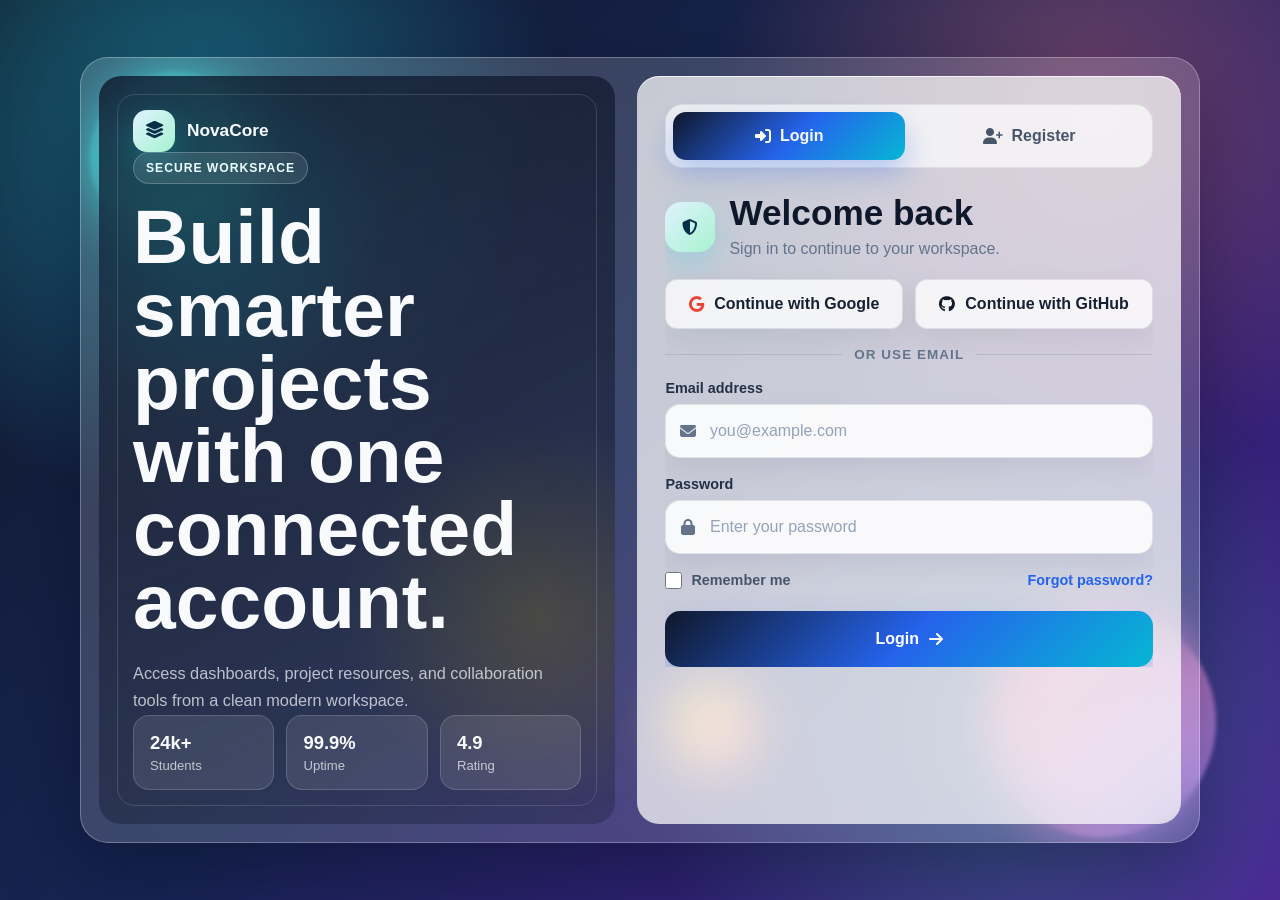
<file: index.html>
<!DOCTYPE html>
<html lang="en">
<head>
    <meta charset="UTF-8">
    <meta name="viewport" content="width=device-width, initial-scale=1.0">
    <title>Account Access | NovaCore</title>
    <link rel="preconnect" href="https://cdnjs.cloudflare.com">
    <link rel="stylesheet" href="https://cdnjs.cloudflare.com/ajax/libs/font-awesome/6.5.1/css/all.min.css">
    <link rel="stylesheet" href="style.css">
</head>
<body>
    <main class="auth-page">
        <div class="background-shape shape-one"></div>
        <div class="background-shape shape-two"></div>
        <div class="background-shape shape-three"></div>

        <section class="auth-shell" aria-labelledby="auth-title">
            <aside class="brand-panel">
                <a class="brand" href="signin.html" aria-label="NovaCore home">
                    <span class="brand-mark"><i class="fa-solid fa-layer-group"></i></span>
                    <span>NovaCore</span>
                </a>

                <div class="brand-content">
                    <p class="eyebrow">Secure workspace</p>
                    <h1 id="auth-title">Build smarter projects with one connected account.</h1>
                    <p class="brand-copy">
                        Access dashboards, project resources, and collaboration tools from a clean modern workspace.
                    </p>
                </div>

                <div class="trust-row" aria-label="Platform highlights">
                    <div>
                        <strong>24k+</strong>
                        <span>Students</span>
                    </div>
                    <div>
                        <strong>99.9%</strong>
                        <span>Uptime</span>
                    </div>
                    <div>
                        <strong>4.9</strong>
                        <span>Rating</span>
                    </div>
                </div>
            </aside>

            <section class="form-panel" aria-label="Authentication forms">
                <input class="tab-input" type="radio" name="auth-tab" id="login-tab" checked>
                <input class="tab-input" type="radio" name="auth-tab" id="register-tab">

                <div class="tab-switcher" role="tablist" aria-label="Choose account form">
                    <label class="tab-button login-toggle" for="login-tab" role="tab">
                        <i class="fa-solid fa-right-to-bracket"></i>
                        Login
                    </label>
                    <label class="tab-button register-toggle" for="register-tab" role="tab">
                        <i class="fa-solid fa-user-plus"></i>
                        Register
                    </label>
                </div>

                <div class="forms-stack">
                    <form class="auth-form login-form" action="dashboard.html" method="get">
                        <div class="form-heading">
                            <span class="form-icon"><i class="fa-solid fa-shield-halved"></i></span>
                            <div>
                                <h2>Welcome back</h2>
                                <p>Sign in to continue to your workspace.</p>
                            </div>
                        </div>

                        <div class="social-grid">
                            <a class="social-button" href="dashboard.html">
                                <i class="fa-brands fa-google"></i>
                                Continue with Google
                            </a>
                            <a class="social-button" href="dashboard.html">
                                <i class="fa-brands fa-github"></i>
                                Continue with GitHub
                            </a>
                        </div>

                        <div class="divider"><span>or use email</span></div>

                        <div class="input-group">
                            <label for="login-email">Email address</label>
                            <div class="input-field">
                                <i class="fa-solid fa-envelope"></i>
                                <input type="email" id="login-email" name="email" placeholder="you@example.com" required>
                            </div>
                        </div>

                        <div class="input-group">
                            <label for="login-password">Password</label>
                            <div class="input-field">
                                <i class="fa-solid fa-lock"></i>
                                <input type="password" id="login-password" name="password" placeholder="Enter your password" required>
                            </div>
                        </div>

                        <div class="form-options">
                            <label class="checkbox-label" for="remember-me">
                                <input type="checkbox" id="remember-me" name="remember">
                                <span>Remember me</span>
                            </label>
                            <a href="signin.html">Forgot password?</a>
                        </div>

                        <button class="primary-button" type="submit">
                            Login
                            <i class="fa-solid fa-arrow-right"></i>
                        </button>
                    </form>

                    <form class="auth-form register-form" action="dashboard.html" method="get">
                        <div class="form-heading">
                            <span class="form-icon"><i class="fa-solid fa-wand-magic-sparkles"></i></span>
                            <div>
                                <h2>Create account</h2>
                                <p>Start your software workspace in minutes.</p>
                            </div>
                        </div>

                        <div class="social-grid">
                            <a class="social-button" href="dashboard.html">
                                <i class="fa-brands fa-google"></i>
                                Continue with Google
                            </a>
                            <a class="social-button" href="dashboard.html">
                                <i class="fa-brands fa-github"></i>
                                Continue with GitHub
                            </a>
                        </div>

                        <div class="divider"><span>or register with email</span></div>

                        <div class="input-group">
                            <label for="register-name">Full name</label>
                            <div class="input-field">
                                <i class="fa-solid fa-user"></i>
                                <input type="text" id="register-name" name="full-name" placeholder="Alex Morgan" required>
                            </div>
                        </div>

                        <div class="input-group">
                            <label for="register-email">Email address</label>
                            <div class="input-field">
                                <i class="fa-solid fa-envelope"></i>
                                <input type="email" id="register-email" name="email" placeholder="you@example.com" required>
                            </div>
                        </div>

                        <div class="input-group">
                            <label for="register-password">Password</label>
                            <div class="input-field">
                                <i class="fa-solid fa-lock"></i>
                                <input type="password" id="register-password" name="password" placeholder="Create a password" required>
                            </div>
                        </div>

                        <div class="input-group">
                            <label for="confirm-password">Confirm password</label>
                            <div class="input-field">
                                <i class="fa-solid fa-key"></i>
                                <input type="password" id="confirm-password" name="confirm-password" placeholder="Repeat your password" required>
                            </div>
                        </div>

                        <button class="primary-button" type="submit">
                            Register
                            <i class="fa-solid fa-arrow-right"></i>
                        </button>
                    </form>
                </div>
            </section>
        </section>
    </main>
</body>
</html>
</file>
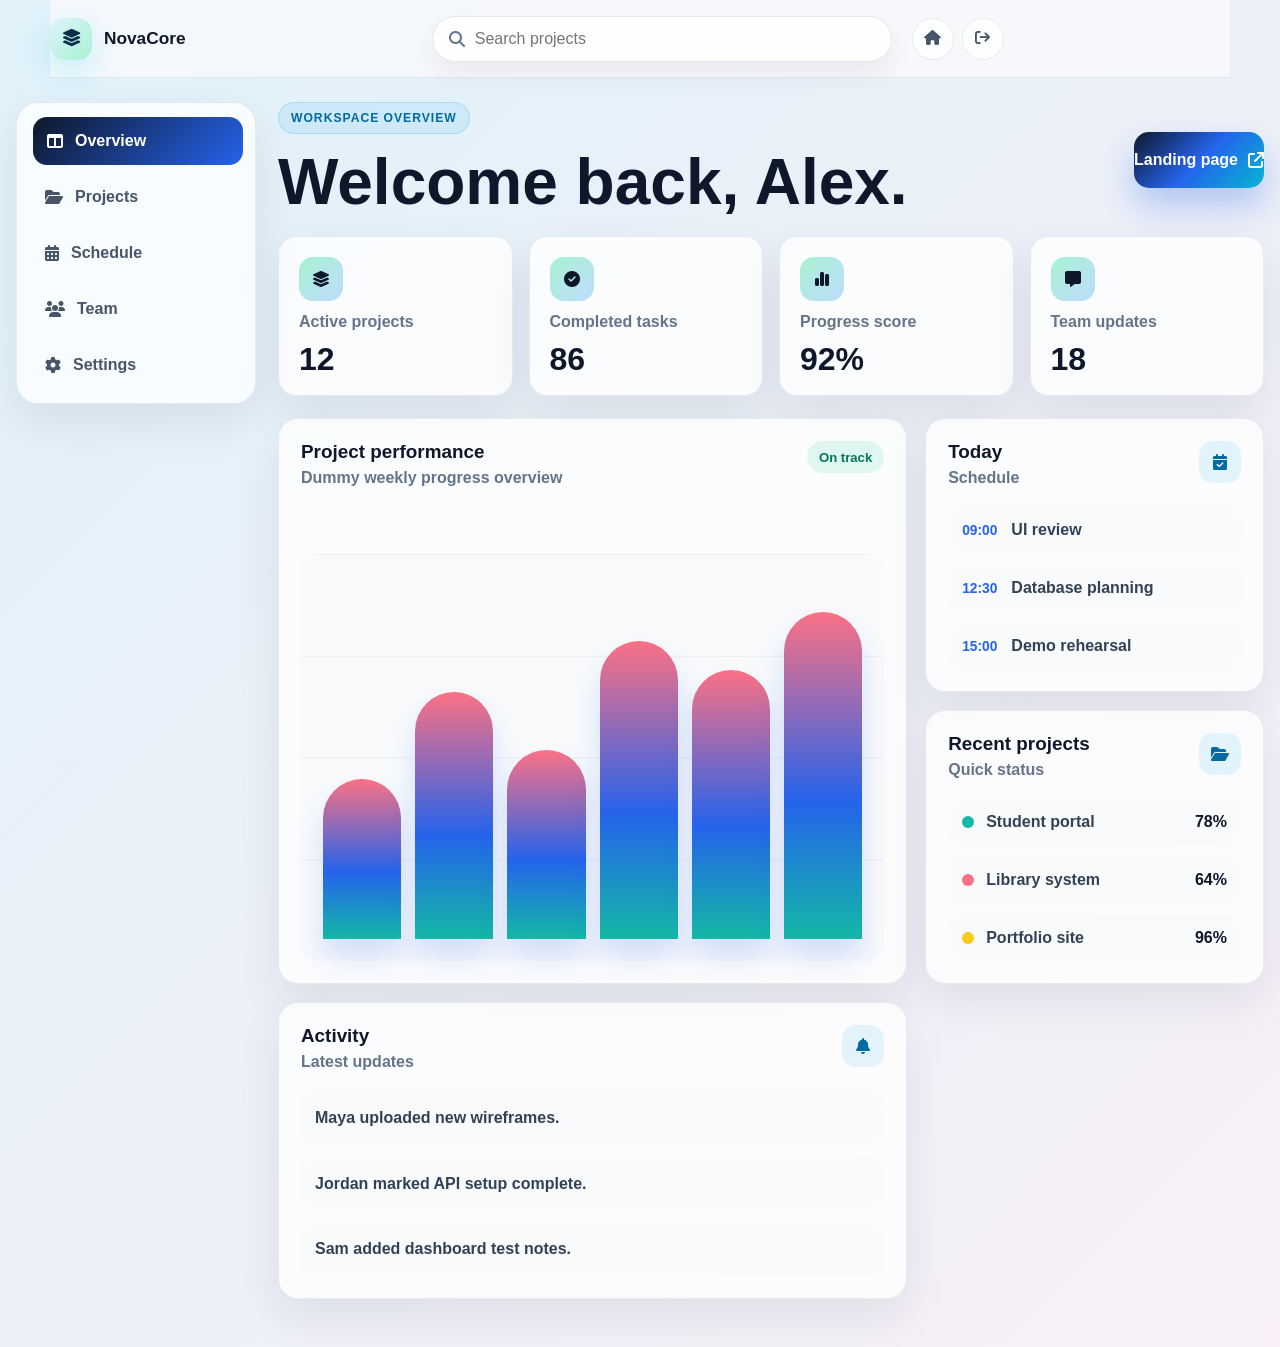
<file: dashboard.html>
<!DOCTYPE html>
<html lang="en">
<head>
    <meta charset="UTF-8">
    <meta name="viewport" content="width=device-width, initial-scale=1.0">
    <title>NovaCore | Dashboard</title>
    <link rel="preconnect" href="https://cdnjs.cloudflare.com">
    <link rel="stylesheet" href="https://cdnjs.cloudflare.com/ajax/libs/font-awesome/6.5.1/css/all.min.css">
    <link rel="stylesheet" href="style.css">
</head>
<body class="dashboard-body">
    <header class="dashboard-header">
        <a class="brand dark-brand" href="signin.html" aria-label="NovaCore landing page">
            <span class="brand-mark"><i class="fa-solid fa-layer-group"></i></span>
            <span>NovaCore</span>
        </a>

        <form class="search-form" action="dashboard.html" method="get" role="search">
            <i class="fa-solid fa-magnifying-glass"></i>
            <label class="sr-only" for="dashboard-search">Search dashboard</label>
            <input type="search" id="dashboard-search" placeholder="Search projects">
        </form>

        <nav class="dashboard-actions" aria-label="Dashboard actions">
            <a href="signin.html" title="Landing page" aria-label="Landing page">
                <i class="fa-solid fa-house"></i>
            </a>
            <a href="index.html" title="Logout" aria-label="Logout">
                <i class="fa-solid fa-arrow-right-from-bracket"></i>
            </a>
        </nav>
    </header>

    <main class="dashboard-layout">
        <aside class="sidebar" aria-label="Dashboard navigation">
            <a class="active" href="dashboard.html">
                <i class="fa-solid fa-table-columns"></i>
                Overview
            </a>
            <a href="dashboard.html">
                <i class="fa-solid fa-folder-open"></i>
                Projects
            </a>
            <a href="dashboard.html">
                <i class="fa-solid fa-calendar-days"></i>
                Schedule
            </a>
            <a href="dashboard.html">
                <i class="fa-solid fa-users"></i>
                Team
            </a>
            <a href="dashboard.html">
                <i class="fa-solid fa-gear"></i>
                Settings
            </a>
        </aside>

        <section class="dashboard-content" aria-labelledby="dashboard-title">
            <div class="dashboard-title-row">
                <div>
                    <p class="eyebrow dark-eyebrow">Workspace overview</p>
                    <h1 id="dashboard-title">Welcome back, Alex.</h1>
                </div>
                <a class="primary-button" href="signin.html">
                    Landing page
                    <i class="fa-solid fa-arrow-up-right-from-square"></i>
                </a>
            </div>

            <section class="metric-grid" aria-label="Project metrics">
                <article class="metric-card">
                    <span><i class="fa-solid fa-layer-group"></i></span>
                    <p>Active projects</p>
                    <strong>12</strong>
                </article>
                <article class="metric-card">
                    <span><i class="fa-solid fa-circle-check"></i></span>
                    <p>Completed tasks</p>
                    <strong>86</strong>
                </article>
                <article class="metric-card">
                    <span><i class="fa-solid fa-chart-simple"></i></span>
                    <p>Progress score</p>
                    <strong>92%</strong>
                </article>
                <article class="metric-card">
                    <span><i class="fa-solid fa-message"></i></span>
                    <p>Team updates</p>
                    <strong>18</strong>
                </article>
            </section>

            <section class="dashboard-grid">
                <article class="dashboard-card wide-card">
                    <div class="card-heading">
                        <div>
                            <h2>Project performance</h2>
                            <p>Dummy weekly progress overview</p>
                        </div>
                        <span class="status-pill">On track</span>
                    </div>

                    <div class="analytics-chart" aria-label="Weekly project progress chart">
                        <span class="chart-bar-44"></span>
                        <span class="chart-bar-68"></span>
                        <span class="chart-bar-52"></span>
                        <span class="chart-bar-82"></span>
                        <span class="chart-bar-74"></span>
                        <span class="chart-bar-90"></span>
                    </div>
                </article>

                <article class="dashboard-card">
                    <div class="card-heading">
                        <div>
                            <h2>Today</h2>
                            <p>Schedule</p>
                        </div>
                        <i class="fa-solid fa-calendar-check"></i>
                    </div>

                    <ul class="timeline-list">
                        <li>
                            <span>09:00</span>
                            UI review
                        </li>
                        <li>
                            <span>12:30</span>
                            Database planning
                        </li>
                        <li>
                            <span>15:00</span>
                            Demo rehearsal
                        </li>
                    </ul>
                </article>

                <article class="dashboard-card">
                    <div class="card-heading">
                        <div>
                            <h2>Recent projects</h2>
                            <p>Quick status</p>
                        </div>
                        <i class="fa-solid fa-folder-open"></i>
                    </div>

                    <div class="project-list">
                        <div>
                            <span class="project-dot teal-dot"></span>
                            <p>Student portal</p>
                            <strong>78%</strong>
                        </div>
                        <div>
                            <span class="project-dot rose-dot"></span>
                            <p>Library system</p>
                            <strong>64%</strong>
                        </div>
                        <div>
                            <span class="project-dot gold-dot"></span>
                            <p>Portfolio site</p>
                            <strong>96%</strong>
                        </div>
                    </div>
                </article>

                <article class="dashboard-card">
                    <div class="card-heading">
                        <div>
                            <h2>Activity</h2>
                            <p>Latest updates</p>
                        </div>
                        <i class="fa-solid fa-bell"></i>
                    </div>

                    <div class="activity-feed">
                        <p><strong>Maya</strong> uploaded new wireframes.</p>
                        <p><strong>Jordan</strong> marked API setup complete.</p>
                        <p><strong>Sam</strong> added dashboard test notes.</p>
                    </div>
                </article>
            </section>
        </section>
    </main>
</body>
</html>
</file>
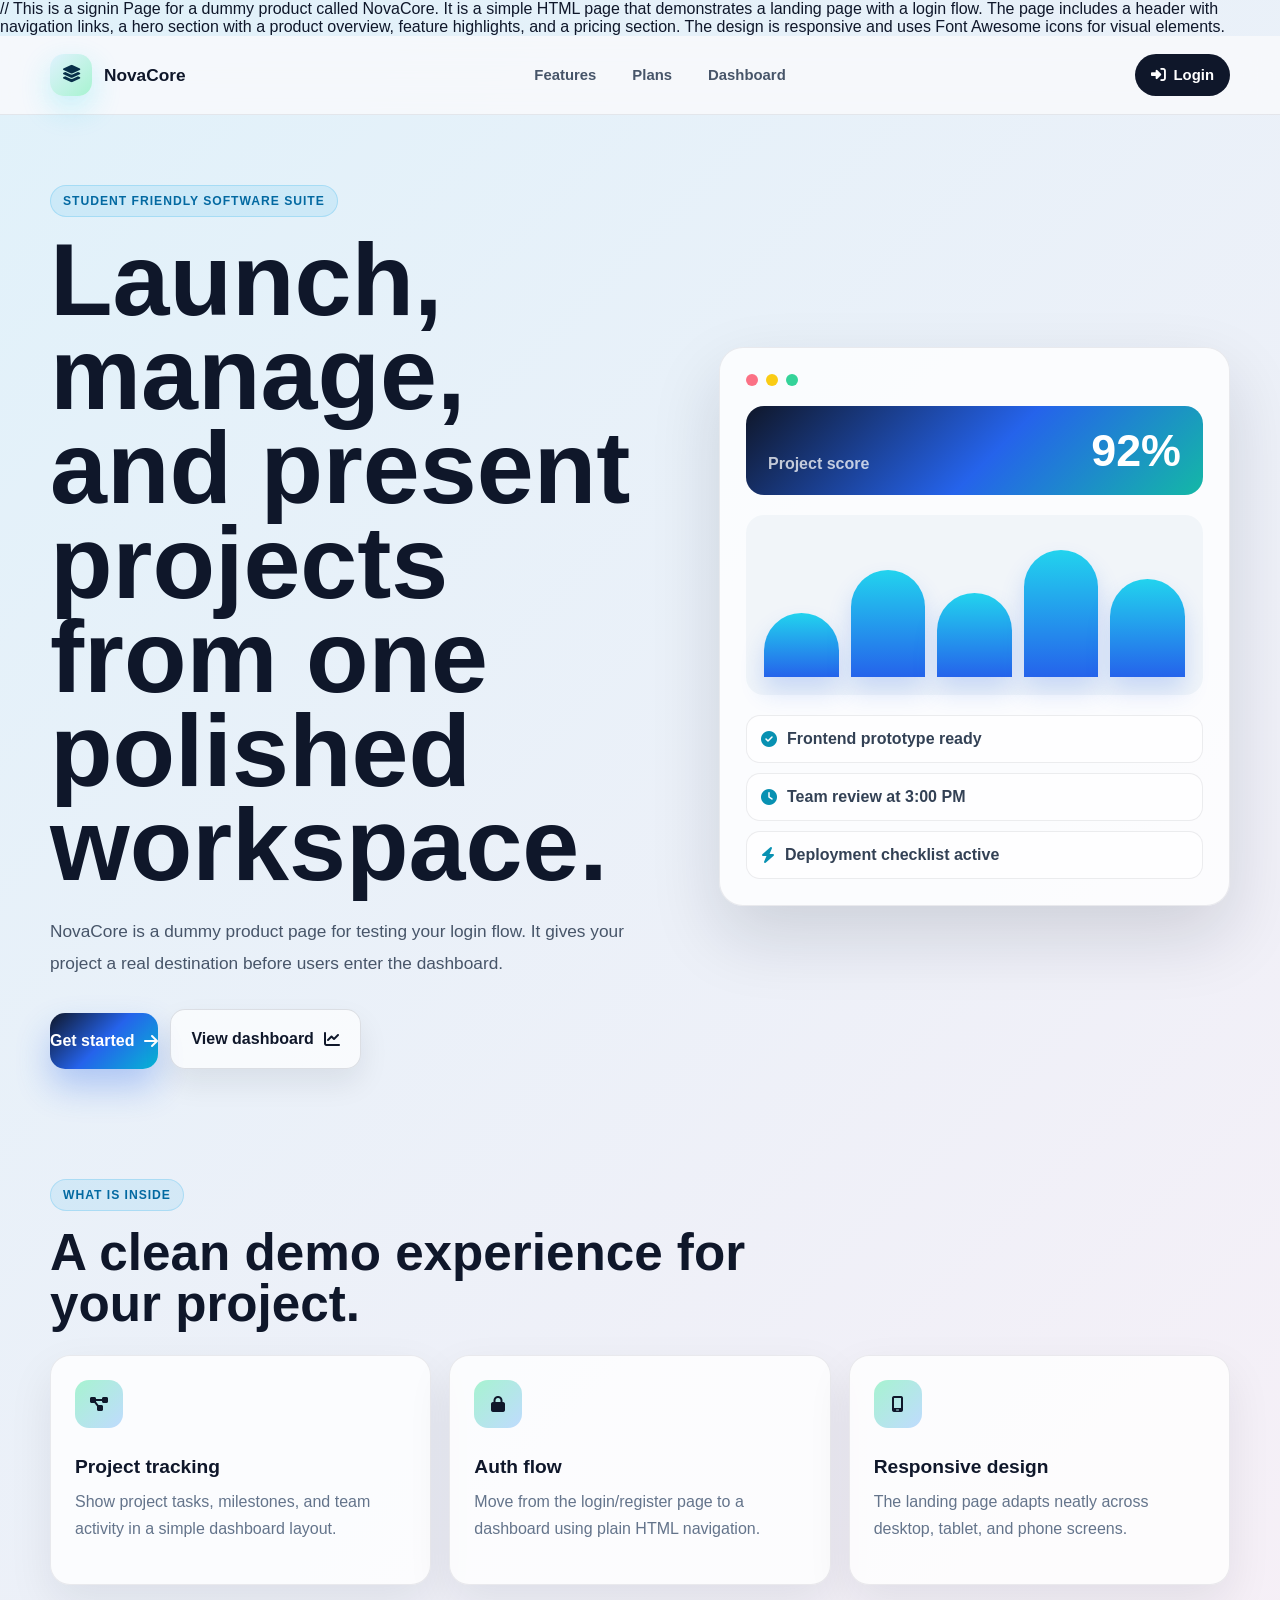
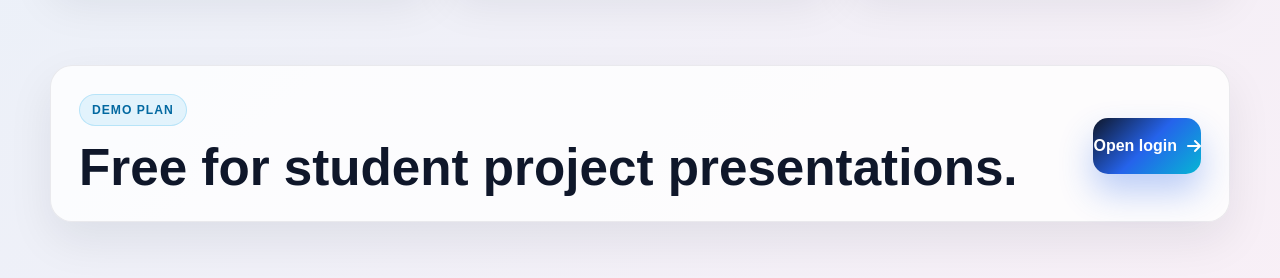
<file: signin.html>
// This is a signin Page for a dummy product called NovaCore. It is a simple HTML page that demonstrates a landing page with a login flow. The page includes a header with navigation links, a hero section with a product overview, feature highlights, and a pricing section. The design is responsive and uses Font Awesome icons for visual elements.

<!DOCTYPE html>
<html lang="en">
<head>
    <meta charset="UTF-8">
    <meta name="viewport" content="width=device-width, initial-scale=1.0">
    <title>NovaCore | Landing Page</title>
    <link rel="preconnect" href="https://cdnjs.cloudflare.com">
    <link rel="stylesheet" href="https://cdnjs.cloudflare.com/ajax/libs/font-awesome/6.5.1/css/all.min.css">
    <link rel="stylesheet" href="style.css">
</head>
<body class="site-body">
    <header class="site-header">
        <nav class="site-nav" aria-label="Primary navigation">
            <a class="brand dark-brand" href="signin.html" aria-label="NovaCore landing page">
                <span class="brand-mark"><i class="fa-solid fa-layer-group"></i></span>
                <span>NovaCore</span>
            </a>

            <div class="nav-links">
                <a href="#features">Features</a>
                <a href="#pricing">Plans</a>
                <a href="dashboard.html">Dashboard</a>
            </div>

            <a class="nav-action" href="index.html">
                <i class="fa-solid fa-right-to-bracket"></i>
                Login
            </a>
        </nav>
    </header>

    <main>
        <section class="landing-hero">
            <div class="hero-copy">
                <p class="eyebrow dark-eyebrow">Student friendly software suite</p>
                <h1>Launch, manage, and present projects from one polished workspace.</h1>
                <p>
                    NovaCore is a dummy product page for testing your login flow. It gives your project a real destination before users enter the dashboard.
                </p>
                <div class="hero-actions">
                    <a class="primary-button" href="index.html">
                        Get started
                        <i class="fa-solid fa-arrow-right"></i>
                    </a>
                    <a class="ghost-button" href="dashboard.html">
                        View dashboard
                        <i class="fa-solid fa-chart-line"></i>
                    </a>
                </div>
            </div>

            <div class="product-preview" aria-label="NovaCore project overview preview">
                <div class="preview-topbar">
                    <span></span>
                    <span></span>
                    <span></span>
                </div>
                <div class="preview-metric">
                    <span>Project score</span>
                    <strong>92%</strong>
                </div>
                <div class="preview-chart">
                    <span class="bar bar-one"></span>
                    <span class="bar bar-two"></span>
                    <span class="bar bar-three"></span>
                    <span class="bar bar-four"></span>
                    <span class="bar bar-five"></span>
                </div>
                <div class="preview-list">
                    <div>
                        <i class="fa-solid fa-circle-check"></i>
                        Frontend prototype ready
                    </div>
                    <div>
                        <i class="fa-solid fa-clock"></i>
                        Team review at 3:00 PM
                    </div>
                    <div>
                        <i class="fa-solid fa-bolt"></i>
                        Deployment checklist active
                    </div>
                </div>
            </div>
        </section>

        <section class="feature-section" id="features" aria-labelledby="features-title">
            <div class="section-heading">
                <p class="eyebrow dark-eyebrow">What is inside</p>
                <h2 id="features-title">A clean demo experience for your project.</h2>
            </div>

            <div class="feature-grid">
                <article class="feature-card">
                    <i class="fa-solid fa-diagram-project"></i>
                    <h3>Project tracking</h3>
                    <p>Show project tasks, milestones, and team activity in a simple dashboard layout.</p>
                </article>
                <article class="feature-card">
                    <i class="fa-solid fa-lock"></i>
                    <h3>Auth flow</h3>
                    <p>Move from the login/register page to a dashboard using plain HTML navigation.</p>
                </article>
                <article class="feature-card">
                    <i class="fa-solid fa-mobile-screen"></i>
                    <h3>Responsive design</h3>
                    <p>The landing page adapts neatly across desktop, tablet, and phone screens.</p>
                </article>
            </div>
        </section>

        <section class="pricing-strip" id="pricing" aria-labelledby="pricing-title">
            <div>
                <p class="eyebrow dark-eyebrow">Demo plan</p>
                <h2 id="pricing-title">Free for student project presentations.</h2>
            </div>
            <a class="primary-button" href="index.html">
                Open login
                <i class="fa-solid fa-arrow-right"></i>
            </a>
        </section>
    </main>
</body>
</html>
</file>
<file: style.css>
:root {
    --bg-ink: #101828;
    --bg-deep: #172554;
    --accent-cyan: #22d3ee;
    --accent-mint: #34d399;
    --accent-rose: #fb7185;
    --accent-gold: #facc15;
    --card-bg: rgba(255, 255, 255, 0.16);
    --card-border: rgba(255, 255, 255, 0.28);
    --text-main: #f8fafc;
    --text-muted: rgba(248, 250, 252, 0.72);
    --input-bg: rgba(255, 255, 255, 0.88);
    --input-text: #111827;
    --shadow-heavy: 0 30px 80px rgba(2, 6, 23, 0.35);
    --shadow-soft: 0 18px 45px rgba(15, 23, 42, 0.22);
    --radius-lg: 28px;
    --radius-sm: 12px;
}

* {
    box-sizing: border-box;
    margin: 0;
    padding: 0;
}

html {
    min-height: 100%;
    scroll-behavior: smooth;
}

body {
    min-height: 100vh;
    font-family: "Inter", "Segoe UI", Arial, sans-serif;
    color: var(--text-main);
    background:
        radial-gradient(circle at 15% 15%, rgba(34, 211, 238, 0.42), transparent 28%),
        radial-gradient(circle at 85% 12%, rgba(251, 113, 133, 0.36), transparent 28%),
        radial-gradient(circle at 80% 82%, rgba(52, 211, 153, 0.32), transparent 30%),
        linear-gradient(135deg, var(--bg-ink) 0%, var(--bg-deep) 48%, #4c1d95 100%);
    overflow-x: hidden;
}

button,
input {
    font: inherit;
}

a {
    color: inherit;
    text-decoration: none;
}

.auth-page {
    position: relative;
    min-height: 100vh;
    display: grid;
    place-items: center;
    padding: 48px 20px;
    isolation: isolate;
}

.background-shape {
    position: fixed;
    z-index: -1;
    border-radius: 999px;
    filter: blur(2px);
    opacity: 0.78;
    animation: floatShape 9s ease-in-out infinite;
}

.shape-one {
    width: 170px;
    height: 170px;
    top: 8%;
    left: 7%;
    background: linear-gradient(135deg, var(--accent-cyan), var(--accent-mint));
}

.shape-two {
    width: 230px;
    height: 230px;
    right: 5%;
    bottom: 7%;
    background: linear-gradient(135deg, var(--accent-rose), #a78bfa);
    animation-delay: -3s;
}

.shape-three {
    width: 95px;
    height: 95px;
    left: 52%;
    bottom: 14%;
    background: linear-gradient(135deg, var(--accent-gold), var(--accent-rose));
    animation-delay: -5s;
}

.auth-shell {
    width: min(1120px, 100%);
    display: grid;
    grid-template-columns: minmax(0, 0.95fr) minmax(380px, 1fr);
    gap: 22px;
    padding: 18px;
    border: 1px solid var(--card-border);
    border-radius: var(--radius-lg);
    background: var(--card-bg);
    box-shadow: var(--shadow-heavy);
    backdrop-filter: blur(24px);
    -webkit-backdrop-filter: blur(24px);
    animation: fadeIn 0.85s ease both;
}

.brand-panel,
.form-panel {
    border-radius: 22px;
}

.brand-panel {
    position: relative;
    min-height: 620px;
    display: flex;
    flex-direction: column;
    justify-content: space-between;
    padding: 34px;
    overflow: hidden;
    background:
        linear-gradient(160deg, rgba(15, 23, 42, 0.8), rgba(15, 23, 42, 0.28)),
        radial-gradient(circle at 20% 20%, rgba(34, 211, 238, 0.48), transparent 25%),
        radial-gradient(circle at 85% 72%, rgba(250, 204, 21, 0.28), transparent 28%);
}

.brand-panel::before {
    content: "";
    position: absolute;
    inset: 18px;
    border: 1px solid rgba(255, 255, 255, 0.14);
    border-radius: 18px;
    pointer-events: none;
}

.brand {
    position: relative;
    display: inline-flex;
    align-items: center;
    gap: 12px;
    width: fit-content;
    font-size: 1.08rem;
    font-weight: 800;
    letter-spacing: 0;
}

.brand-mark,
.form-icon {
    display: inline-grid;
    place-items: center;
    color: #082f49;
    background: linear-gradient(135deg, #e0f2fe, #a7f3d0);
    box-shadow: 0 12px 30px rgba(34, 211, 238, 0.24);
}

.brand-mark {
    width: 42px;
    height: 42px;
    border-radius: 14px;
}

.brand-content {
    position: relative;
    max-width: 500px;
    animation: slideIn 0.8s 0.1s ease both;
}

.eyebrow {
    width: fit-content;
    margin-bottom: 16px;
    padding: 8px 12px;
    border: 1px solid rgba(255, 255, 255, 0.22);
    border-radius: 999px;
    color: #ecfeff;
    background: rgba(255, 255, 255, 0.1);
    font-size: 0.76rem;
    font-weight: 800;
    text-transform: uppercase;
    letter-spacing: 0.08em;
}

.brand-content h1 {
    max-width: 12ch;
    font-size: clamp(2.45rem, 6vw, 4.9rem);
    line-height: 0.95;
    letter-spacing: 0;
}

.brand-copy {
    max-width: 38rem;
    margin-top: 22px;
    color: var(--text-muted);
    font-size: 1.02rem;
    line-height: 1.7;
}

.trust-row {
    position: relative;
    display: grid;
    grid-template-columns: repeat(3, 1fr);
    gap: 12px;
}

.trust-row div {
    padding: 16px;
    border: 1px solid rgba(255, 255, 255, 0.16);
    border-radius: 16px;
    background: rgba(255, 255, 255, 0.1);
}

.trust-row strong,
.trust-row span {
    display: block;
}

.trust-row strong {
    margin-bottom: 4px;
    font-size: 1.15rem;
}

.trust-row span {
    color: var(--text-muted);
    font-size: 0.82rem;
}

.form-panel {
    position: relative;
    padding: 28px;
    background: rgba(255, 255, 255, 0.72);
    color: #0f172a;
    box-shadow: inset 0 1px 0 rgba(255, 255, 255, 0.75);
}

.tab-input {
    position: absolute;
    opacity: 0;
    pointer-events: none;
}

.tab-switcher {
    display: grid;
    grid-template-columns: repeat(2, 1fr);
    gap: 8px;
    padding: 7px;
    border: 1px solid rgba(15, 23, 42, 0.08);
    border-radius: 18px;
    background: rgba(255, 255, 255, 0.68);
}

.tab-button {
    display: inline-flex;
    align-items: center;
    justify-content: center;
    gap: 9px;
    min-height: 48px;
    border-radius: 13px;
    color: #475569;
    font-weight: 800;
    cursor: pointer;
    transition: transform 0.25s ease, color 0.25s ease, background 0.25s ease, box-shadow 0.25s ease;
}

.tab-button:hover {
    transform: translateY(-1px);
    color: #0f172a;
}

#login-tab:checked ~ .tab-switcher .login-toggle,
#register-tab:checked ~ .tab-switcher .register-toggle {
    color: #f8fafc;
    background: linear-gradient(135deg, #0f172a, #2563eb 52%, #06b6d4);
    box-shadow: 0 14px 28px rgba(37, 99, 235, 0.28);
}

.forms-stack {
    position: relative;
    margin-top: 26px;
    overflow: hidden;
}

.auth-form {
    display: grid;
    gap: 18px;
    animation: formReveal 0.45s ease both;
}

.register-form {
    display: none;
}

#register-tab:checked ~ .forms-stack .login-form {
    display: none;
}

#register-tab:checked ~ .forms-stack .register-form {
    display: grid;
}

.form-heading {
    display: flex;
    align-items: center;
    gap: 14px;
}

.form-icon {
    flex: 0 0 auto;
    width: 50px;
    height: 50px;
    border-radius: 16px;
}

.form-heading h2 {
    margin-bottom: 4px;
    color: #0f172a;
    font-size: clamp(1.65rem, 4vw, 2.2rem);
    line-height: 1.1;
    letter-spacing: 0;
}

.form-heading p {
    color: #64748b;
    line-height: 1.5;
}

.social-grid {
    display: grid;
    grid-template-columns: repeat(2, 1fr);
    gap: 12px;
}

.social-button,
.primary-button {
    border: 0;
    cursor: pointer;
}

.social-button {
    display: inline-flex;
    align-items: center;
    justify-content: center;
    gap: 10px;
    min-height: 50px;
    padding: 0 16px;
    border: 1px solid rgba(15, 23, 42, 0.1);
    border-radius: var(--radius-sm);
    color: #172033;
    background: rgba(255, 255, 255, 0.78);
    font-weight: 800;
    box-shadow: 0 10px 28px rgba(15, 23, 42, 0.07);
    transition: transform 0.25s ease, border-color 0.25s ease, box-shadow 0.25s ease, background 0.25s ease;
}

.social-button:hover {
    transform: translateY(-2px);
    border-color: rgba(37, 99, 235, 0.24);
    background: #ffffff;
    box-shadow: var(--shadow-soft);
}

.social-button .fa-google {
    color: #ea4335;
}

.social-button .fa-github {
    color: #111827;
}

.divider {
    display: flex;
    align-items: center;
    gap: 12px;
    color: #64748b;
    font-size: 0.84rem;
    font-weight: 800;
    text-transform: uppercase;
    letter-spacing: 0.08em;
}

.divider::before,
.divider::after {
    content: "";
    height: 1px;
    flex: 1;
    background: rgba(100, 116, 139, 0.22);
}

.input-group {
    display: grid;
    gap: 8px;
}

.input-group label,
.checkbox-label,
.form-options a {
    font-size: 0.9rem;
    font-weight: 750;
}

.input-group label {
    color: #243046;
}

.input-field {
    display: flex;
    align-items: center;
    min-height: 54px;
    border: 1px solid rgba(15, 23, 42, 0.1);
    border-radius: 15px;
    background: var(--input-bg);
    box-shadow: 0 12px 24px rgba(15, 23, 42, 0.06);
    transition: border-color 0.25s ease, box-shadow 0.25s ease, background 0.25s ease;
}

.input-field i {
    width: 48px;
    color: #64748b;
    text-align: center;
    transition: color 0.25s ease;
}

.input-field input {
    width: 100%;
    min-width: 0;
    border: 0;
    outline: 0;
    padding: 0 16px 0 0;
    color: var(--input-text);
    background: transparent;
}

.input-field input::placeholder {
    color: #94a3b8;
}

.input-field:focus-within {
    border-color: rgba(6, 182, 212, 0.72);
    background: #ffffff;
    box-shadow: 0 0 0 4px rgba(34, 211, 238, 0.18), 0 14px 30px rgba(15, 23, 42, 0.1);
}

.input-field:focus-within i {
    color: #0891b2;
}

.form-options {
    display: flex;
    align-items: center;
    justify-content: space-between;
    gap: 16px;
}

.checkbox-label {
    display: inline-flex;
    align-items: center;
    gap: 9px;
    color: #475569;
    cursor: pointer;
}

.checkbox-label input {
    width: 17px;
    height: 17px;
    accent-color: #0891b2;
}

.form-options a {
    color: #2563eb;
    transition: color 0.25s ease;
}

.form-options a:hover {
    color: #0f766e;
}

.primary-button {
    display: inline-flex;
    align-items: center;
    justify-content: center;
    gap: 10px;
    min-height: 56px;
    margin-top: 4px;
    border-radius: 15px;
    color: #ffffff;
    background: linear-gradient(135deg, #0f172a, #2563eb 50%, #06b6d4);
    font-size: 1rem;
    font-weight: 900;
    box-shadow: 0 18px 34px rgba(37, 99, 235, 0.3);
    transition: transform 0.25s ease, box-shadow 0.25s ease, filter 0.25s ease;
}

.primary-button:hover {
    transform: translateY(-2px);
    box-shadow: 0 24px 44px rgba(37, 99, 235, 0.36);
    filter: saturate(1.08);
}

.primary-button:active,
.social-button:active,
.tab-button:active {
    transform: translateY(0);
}

@keyframes fadeIn {
    from {
        opacity: 0;
        transform: translateY(24px) scale(0.98);
    }

    to {
        opacity: 1;
        transform: translateY(0) scale(1);
    }
}

@keyframes slideIn {
    from {
        opacity: 0;
        transform: translateX(-22px);
    }

    to {
        opacity: 1;
        transform: translateX(0);
    }
}

@keyframes formReveal {
    from {
        opacity: 0;
        transform: translateY(16px);
    }

    to {
        opacity: 1;
        transform: translateY(0);
    }
}

@keyframes floatShape {
    0%,
    100% {
        transform: translate3d(0, 0, 0) rotate(0deg);
    }

    50% {
        transform: translate3d(18px, -22px, 0) rotate(12deg);
    }
}

@media (max-width: 980px) {
    .auth-page {
        padding: 32px 16px;
    }

    .auth-shell {
        grid-template-columns: 1fr;
    }

    .brand-panel {
        min-height: 420px;
    }

    .brand-content h1 {
        max-width: 16ch;
    }
}

@media (max-width: 640px) {
    .auth-page {
        display: block;
        padding: 14px;
    }

    .auth-shell {
        padding: 10px;
        border-radius: 22px;
    }

    .brand-panel,
    .form-panel {
        border-radius: 18px;
    }

    .brand-panel {
        min-height: auto;
        gap: 44px;
        padding: 24px;
    }

    .brand-content h1 {
        font-size: 2.35rem;
    }

    .brand-copy {
        font-size: 0.96rem;
    }

    .trust-row {
        grid-template-columns: 1fr;
    }

    .form-panel {
        padding: 20px;
    }

    .tab-switcher,
    .social-grid {
        grid-template-columns: 1fr;
    }

    .form-heading {
        align-items: flex-start;
    }

    .form-options {
        align-items: flex-start;
        flex-direction: column;
        gap: 10px;
    }

    .divider {
        font-size: 0.74rem;
        letter-spacing: 0.04em;
    }

    .shape-one {
        width: 115px;
        height: 115px;
    }

    .shape-two {
        width: 150px;
        height: 150px;
    }
}

@media (max-width: 400px) {
    .brand-panel,
    .form-panel {
        padding: 18px;
    }

    .brand-content h1 {
        font-size: 2rem;
    }

    .form-heading h2 {
        font-size: 1.45rem;
    }

    .form-icon {
        width: 44px;
        height: 44px;
        border-radius: 14px;
    }
}

.site-body,
.dashboard-body {
    color: #0f172a;
    background:
        linear-gradient(135deg, rgba(14, 165, 233, 0.1), rgba(244, 114, 182, 0.08)),
        #f8fafc;
}

.site-header,
.dashboard-header {
    position: sticky;
    top: 0;
    z-index: 10;
    border-bottom: 1px solid rgba(15, 23, 42, 0.08);
    background: rgba(248, 250, 252, 0.86);
    backdrop-filter: blur(18px);
    -webkit-backdrop-filter: blur(18px);
}

.site-nav,
.dashboard-header {
    width: min(1180px, calc(100% - 32px));
    margin: 0 auto;
}

.site-nav {
    min-height: 78px;
    display: flex;
    align-items: center;
    justify-content: space-between;
    gap: 20px;
}

.dark-brand {
    color: #0f172a;
}

.nav-links,
.dashboard-actions {
    display: flex;
    align-items: center;
    gap: 8px;
}

.nav-links a,
.nav-action,
.dashboard-actions a {
    display: inline-flex;
    align-items: center;
    justify-content: center;
    gap: 8px;
    min-height: 42px;
    border-radius: 999px;
    color: #475569;
    font-size: 0.93rem;
    font-weight: 800;
    transition: color 0.25s ease, background 0.25s ease, transform 0.25s ease;
}

.nav-links a {
    padding: 0 14px;
}

.nav-action {
    padding: 0 16px;
    color: #ffffff;
    background: #0f172a;
}

.nav-links a:hover,
.dashboard-actions a:hover {
    color: #0f172a;
    background: rgba(15, 23, 42, 0.06);
    transform: translateY(-1px);
}

.nav-action:hover {
    transform: translateY(-1px);
    background: #2563eb;
}

.landing-hero,
.feature-section,
.pricing-strip {
    width: min(1180px, calc(100% - 32px));
    margin: 0 auto;
}

.landing-hero {
    min-height: calc(100vh - 78px);
    display: grid;
    grid-template-columns: minmax(0, 1fr) minmax(340px, 0.82fr);
    align-items: center;
    gap: 46px;
    padding: 70px 0;
}

.hero-copy {
    animation: slideIn 0.75s ease both;
}

.dark-eyebrow {
    color: #0369a1;
    border-color: rgba(14, 165, 233, 0.2);
    background: rgba(14, 165, 233, 0.1);
}

.hero-copy h1 {
    max-width: 13ch;
    color: #0f172a;
    font-size: clamp(3rem, 8vw, 6.4rem);
    line-height: 0.92;
    letter-spacing: 0;
}

.hero-copy > p:not(.eyebrow) {
    max-width: 620px;
    margin-top: 24px;
    color: #475569;
    font-size: 1.08rem;
    line-height: 1.8;
}

.hero-actions {
    display: flex;
    flex-wrap: wrap;
    gap: 12px;
    margin-top: 30px;
}

.ghost-button {
    display: inline-flex;
    align-items: center;
    justify-content: center;
    gap: 10px;
    min-height: 56px;
    padding: 0 20px;
    border: 1px solid rgba(15, 23, 42, 0.12);
    border-radius: 15px;
    color: #0f172a;
    background: rgba(255, 255, 255, 0.68);
    font-weight: 900;
    box-shadow: 0 14px 30px rgba(15, 23, 42, 0.08);
    transition: transform 0.25s ease, box-shadow 0.25s ease, border-color 0.25s ease;
}

.ghost-button:hover {
    transform: translateY(-2px);
    border-color: rgba(37, 99, 235, 0.24);
    box-shadow: var(--shadow-soft);
}

.product-preview {
    display: grid;
    gap: 20px;
    padding: 26px;
    border: 1px solid rgba(15, 23, 42, 0.08);
    border-radius: 24px;
    background: rgba(255, 255, 255, 0.78);
    box-shadow: 0 30px 70px rgba(15, 23, 42, 0.14);
    animation: fadeIn 0.8s 0.12s ease both;
}

.preview-topbar {
    display: flex;
    gap: 8px;
}

.preview-topbar span {
    width: 12px;
    height: 12px;
    border-radius: 999px;
    background: #fb7185;
}

.preview-topbar span:nth-child(2) {
    background: #facc15;
}

.preview-topbar span:nth-child(3) {
    background: #34d399;
}

.preview-metric {
    display: flex;
    align-items: end;
    justify-content: space-between;
    gap: 20px;
    padding: 22px;
    border-radius: 18px;
    color: #ffffff;
    background: linear-gradient(135deg, #0f172a, #2563eb 54%, #14b8a6);
}

.preview-metric span {
    color: rgba(255, 255, 255, 0.74);
    font-weight: 800;
}

.preview-metric strong {
    font-size: 2.8rem;
    line-height: 1;
}

.preview-chart {
    min-height: 180px;
    display: flex;
    align-items: end;
    gap: 12px;
    padding: 18px;
    border-radius: 18px;
    background: #f1f5f9;
}

.preview-chart .bar {
    flex: 1;
    min-width: 26px;
    border-radius: 999px 999px 8px 8px;
    background: linear-gradient(180deg, #22d3ee, #2563eb);
    box-shadow: 0 14px 24px rgba(37, 99, 235, 0.2);
}

.bar-one {
    height: 44%;
}

.bar-two {
    height: 74%;
}

.bar-three {
    height: 58%;
}

.bar-four {
    height: 88%;
}

.bar-five {
    height: 68%;
}

.preview-list {
    display: grid;
    gap: 10px;
}

.preview-list div {
    display: flex;
    align-items: center;
    gap: 10px;
    padding: 14px;
    border: 1px solid rgba(15, 23, 42, 0.08);
    border-radius: 14px;
    color: #334155;
    background: rgba(255, 255, 255, 0.7);
    font-weight: 750;
}

.preview-list i {
    color: #0891b2;
}

.feature-section {
    padding: 40px 0 80px;
}

.section-heading {
    max-width: 720px;
    margin-bottom: 26px;
}

.section-heading h2,
.pricing-strip h2 {
    color: #0f172a;
    font-size: clamp(2rem, 4vw, 3.4rem);
    line-height: 1;
    letter-spacing: 0;
}

.feature-grid {
    display: grid;
    grid-template-columns: repeat(3, 1fr);
    gap: 18px;
}

.feature-card,
.pricing-strip,
.metric-card,
.dashboard-card {
    border: 1px solid rgba(15, 23, 42, 0.08);
    background: rgba(255, 255, 255, 0.78);
    box-shadow: 0 18px 45px rgba(15, 23, 42, 0.08);
}

.feature-card {
    min-height: 230px;
    padding: 24px;
    border-radius: 20px;
    transition: transform 0.25s ease, box-shadow 0.25s ease;
}

.feature-card:hover {
    transform: translateY(-4px);
    box-shadow: 0 24px 54px rgba(15, 23, 42, 0.12);
}

.feature-card i {
    width: 48px;
    height: 48px;
    display: inline-grid;
    place-items: center;
    margin-bottom: 28px;
    border-radius: 14px;
    color: #0f172a;
    background: linear-gradient(135deg, #a7f3d0, #bfdbfe);
}

.feature-card h3 {
    margin-bottom: 10px;
    font-size: 1.2rem;
}

.feature-card p {
    color: #64748b;
    line-height: 1.7;
}

.pricing-strip {
    display: flex;
    align-items: center;
    justify-content: space-between;
    gap: 24px;
    margin-bottom: 56px;
    padding: 28px;
    border-radius: 22px;
}

.dashboard-body {
    min-height: 100vh;
}

.dashboard-header {
    min-height: 78px;
    display: grid;
    grid-template-columns: auto minmax(220px, 460px) auto;
    align-items: center;
    gap: 20px;
}

.search-form {
    display: flex;
    align-items: center;
    gap: 10px;
    min-height: 46px;
    padding: 0 16px;
    border: 1px solid rgba(15, 23, 42, 0.1);
    border-radius: 999px;
    background: rgba(255, 255, 255, 0.82);
    box-shadow: 0 12px 26px rgba(15, 23, 42, 0.06);
}

.search-form i {
    color: #64748b;
}

.search-form input {
    width: 100%;
    border: 0;
    outline: 0;
    color: #0f172a;
    background: transparent;
}

.dashboard-actions a {
    width: 42px;
    padding: 0;
    border: 1px solid rgba(15, 23, 42, 0.08);
    background: rgba(255, 255, 255, 0.72);
}

.dashboard-layout {
    width: min(1380px, calc(100% - 32px));
    display: grid;
    grid-template-columns: 240px minmax(0, 1fr);
    gap: 22px;
    margin: 24px auto 48px;
}

.sidebar {
    position: sticky;
    top: 102px;
    align-self: start;
    display: grid;
    gap: 8px;
    padding: 14px;
    border: 1px solid rgba(15, 23, 42, 0.08);
    border-radius: 22px;
    background: rgba(255, 255, 255, 0.74);
    box-shadow: 0 18px 45px rgba(15, 23, 42, 0.08);
}

.sidebar a {
    display: flex;
    align-items: center;
    gap: 12px;
    min-height: 48px;
    padding: 0 14px;
    border-radius: 14px;
    color: #475569;
    font-weight: 850;
    transition: color 0.25s ease, background 0.25s ease, transform 0.25s ease;
}

.sidebar a:hover,
.sidebar a.active {
    color: #ffffff;
    background: linear-gradient(135deg, #0f172a, #2563eb);
    transform: translateX(2px);
}

.dashboard-content {
    display: grid;
    gap: 22px;
}

.dashboard-title-row {
    display: flex;
    align-items: center;
    justify-content: space-between;
    gap: 20px;
}

.dashboard-title-row h1 {
    color: #0f172a;
    font-size: clamp(2rem, 5vw, 4rem);
    line-height: 1;
    letter-spacing: 0;
}

.metric-grid {
    display: grid;
    grid-template-columns: repeat(4, 1fr);
    gap: 16px;
}

.metric-card {
    display: grid;
    gap: 12px;
    padding: 20px;
    border-radius: 18px;
}

.metric-card span {
    width: 44px;
    height: 44px;
    display: inline-grid;
    place-items: center;
    border-radius: 14px;
    color: #0f172a;
    background: linear-gradient(135deg, #a7f3d0, #bfdbfe);
}

.metric-card p {
    color: #64748b;
    font-weight: 800;
}

.metric-card strong {
    font-size: 2rem;
    line-height: 1;
}

.dashboard-grid {
    display: grid;
    grid-template-columns: minmax(0, 1.3fr) minmax(280px, 0.7fr);
    gap: 18px;
}

.dashboard-card {
    display: grid;
    gap: 20px;
    min-height: 250px;
    padding: 22px;
    border-radius: 20px;
}

.wide-card {
    grid-row: span 2;
}

.card-heading {
    display: flex;
    align-items: flex-start;
    justify-content: space-between;
    gap: 16px;
}

.card-heading h2 {
    margin-bottom: 6px;
    font-size: 1.18rem;
}

.card-heading p {
    color: #64748b;
    font-weight: 750;
}

.card-heading > i {
    width: 42px;
    height: 42px;
    display: inline-grid;
    place-items: center;
    border-radius: 14px;
    color: #0369a1;
    background: rgba(14, 165, 233, 0.1);
}

.status-pill {
    display: inline-flex;
    align-items: center;
    min-height: 32px;
    padding: 0 12px;
    border-radius: 999px;
    color: #047857;
    background: rgba(52, 211, 153, 0.14);
    font-size: 0.82rem;
    font-weight: 900;
}

.analytics-chart {
    min-height: 360px;
    display: flex;
    align-items: end;
    gap: 14px;
    padding: 22px;
    border-radius: 18px;
    background:
        linear-gradient(rgba(148, 163, 184, 0.14) 1px, transparent 1px),
        #f8fafc;
    background-size: 100% 25%;
}

.analytics-chart span {
    flex: 1;
    min-width: 28px;
    border-radius: 999px 999px 10px 10px;
    background: linear-gradient(180deg, #fb7185, #2563eb 58%, #14b8a6);
    box-shadow: 0 18px 28px rgba(37, 99, 235, 0.18);
}

.chart-bar-44 {
    height: 44%;
}

.chart-bar-68 {
    height: 68%;
}

.chart-bar-52 {
    height: 52%;
}

.chart-bar-82 {
    height: 82%;
}

.chart-bar-74 {
    height: 74%;
}

.chart-bar-90 {
    height: 90%;
}

.timeline-list {
    display: grid;
    gap: 12px;
    list-style: none;
}

.timeline-list li {
    display: flex;
    align-items: center;
    gap: 14px;
    padding: 14px;
    border-radius: 14px;
    color: #334155;
    background: #f8fafc;
    font-weight: 800;
}

.timeline-list span {
    color: #2563eb;
    font-size: 0.86rem;
}

.project-list,
.activity-feed {
    display: grid;
    gap: 12px;
}

.project-list div {
    display: grid;
    grid-template-columns: auto 1fr auto;
    align-items: center;
    gap: 12px;
    padding: 14px;
    border-radius: 14px;
    background: #f8fafc;
}

.project-list p,
.activity-feed p {
    color: #334155;
    font-weight: 800;
}

.project-list strong {
    color: #0f172a;
}

.project-dot {
    width: 12px;
    height: 12px;
    border-radius: 999px;
}

.teal-dot {
    background: #14b8a6;
}

.rose-dot {
    background: #fb7185;
}

.gold-dot {
    background: #facc15;
}

.activity-feed p {
    padding: 14px;
    border-radius: 14px;
    background: #f8fafc;
    line-height: 1.6;
}

.sr-only {
    position: absolute;
    width: 1px;
    height: 1px;
    padding: 0;
    margin: -1px;
    overflow: hidden;
    clip: rect(0, 0, 0, 0);
    white-space: nowrap;
    border: 0;
}

@media (max-width: 1040px) {
    .landing-hero,
    .dashboard-layout {
        grid-template-columns: 1fr;
    }

    .landing-hero {
        min-height: auto;
    }

    .hero-copy h1 {
        max-width: 16ch;
    }

    .sidebar {
        position: static;
        display: flex;
        overflow-x: auto;
    }

    .sidebar a {
        flex: 0 0 auto;
        min-width: 150px;
    }

    .metric-grid {
        grid-template-columns: repeat(2, 1fr);
    }
}

@media (max-width: 820px) {
    .site-nav,
    .dashboard-header {
        width: min(100% - 24px, 1180px);
    }

    .site-nav {
        min-height: auto;
        flex-wrap: wrap;
        padding: 14px 0;
    }

    .nav-links {
        order: 3;
        width: 100%;
        justify-content: center;
        flex-wrap: wrap;
    }

    .landing-hero,
    .feature-section,
    .pricing-strip,
    .dashboard-layout {
        width: min(100% - 24px, 1180px);
    }

    .landing-hero {
        padding: 46px 0;
    }

    .feature-grid,
    .dashboard-grid {
        grid-template-columns: 1fr;
    }

    .wide-card {
        grid-row: auto;
    }

    .dashboard-header {
        grid-template-columns: 1fr auto;
        padding: 14px 0;
    }

    .search-form {
        grid-column: 1 / -1;
        order: 3;
    }

    .dashboard-title-row,
    .pricing-strip {
        align-items: flex-start;
        flex-direction: column;
    }
}

@media (max-width: 540px) {
    .hero-copy h1 {
        font-size: 2.75rem;
    }

    .hero-actions,
    .hero-actions .primary-button,
    .hero-actions .ghost-button,
    .pricing-strip .primary-button,
    .dashboard-title-row .primary-button {
        width: 100%;
    }

    .product-preview,
    .pricing-strip,
    .dashboard-card {
        padding: 18px;
        border-radius: 18px;
    }

    .preview-chart,
    .analytics-chart {
        min-height: 220px;
        gap: 8px;
        padding: 14px;
    }

    .metric-grid {
        grid-template-columns: 1fr;
    }

    .dashboard-layout {
        margin-top: 14px;
    }
}

@media (prefers-reduced-motion: reduce) {
    *,
    *::before,
    *::after {
        animation-duration: 0.01ms !important;
        animation-iteration-count: 1 !important;
        scroll-behavior: auto !important;
        transition-duration: 0.01ms !important;
    }
}
</file>
